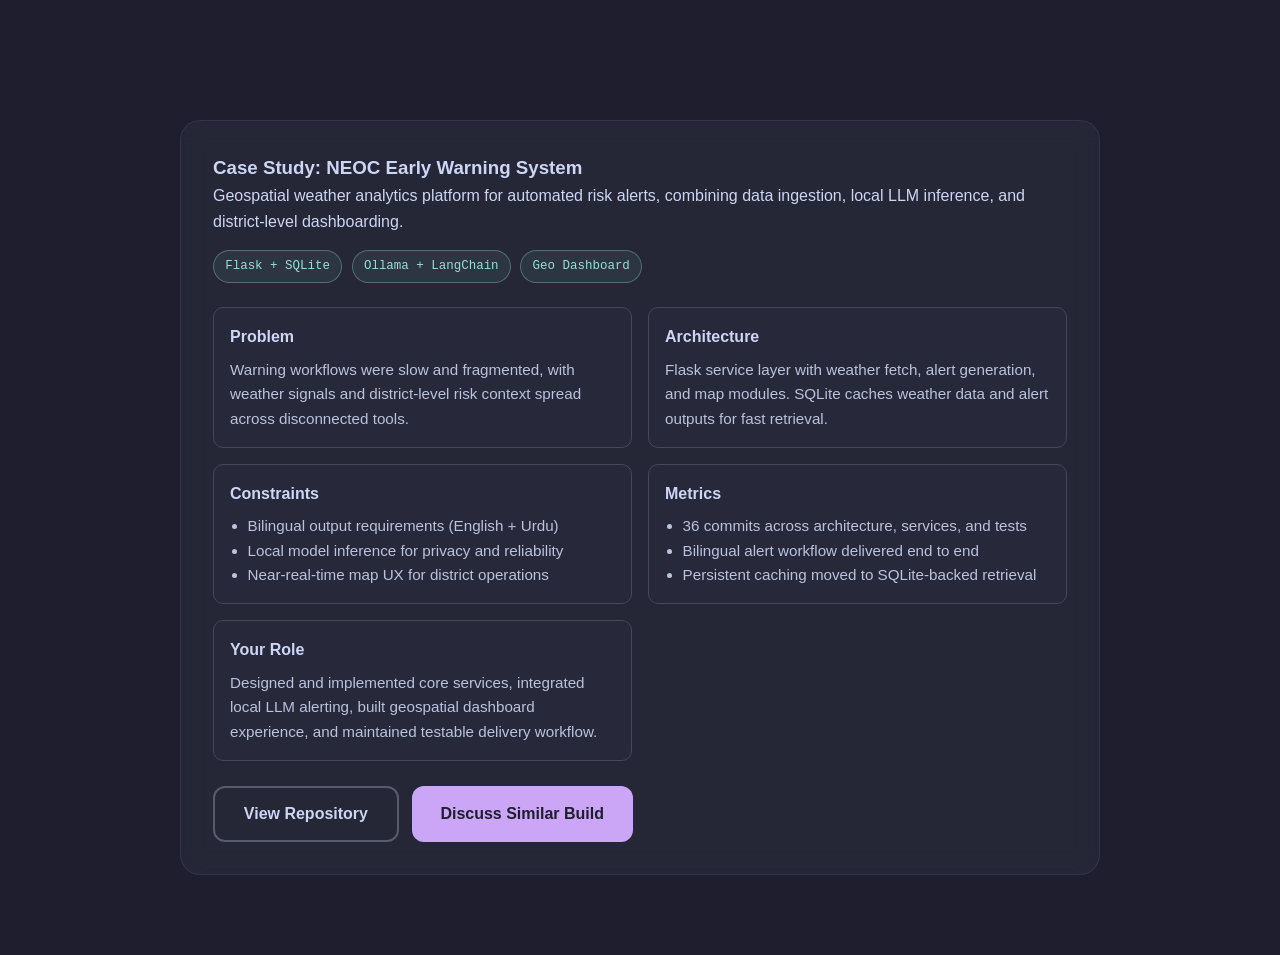
<file: case-studies/early-warning-system-case-study.html>
<!DOCTYPE html>
<html lang="en">
<head>
    <meta charset="UTF-8">
    <meta name="viewport" content="width=device-width, initial-scale=1.0">
    <title>Case Study | EarlyWarningSystem</title>
    <link rel="stylesheet" href="../style.css">
    <style>
        .case-study-page { padding: 120px 0 80px; }
        .case-study-card { max-width: 920px; margin: 0 auto; padding: 2rem; }
        .case-study-meta { display: flex; flex-wrap: wrap; gap: 0.6rem; margin: 1rem 0 1.5rem; }
        .case-study-chip { font-size: 0.78rem; color: var(--teal); border: 1px solid rgba(148, 226, 213, 0.35); background: rgba(148, 226, 213, 0.08); border-radius: 999px; padding: 0.35rem 0.7rem; font-family: 'JetBrains Mono', monospace; }
        .case-study-grid { display: grid; grid-template-columns: repeat(2, minmax(0, 1fr)); gap: 1rem; }
        .case-study-block { padding: 1rem; border: 1px solid var(--surface1); border-radius: 10px; background: rgba(49, 50, 68, 0.3); }
        .case-study-block h2 { font-size: 1rem; margin-bottom: 0.5rem; }
        .case-study-block p, .case-study-block li { color: var(--subtext1); font-size: 0.95rem; }
        .case-study-block ul { margin-left: 1.1rem; }
        .case-study-actions { margin-top: 1.6rem; display: flex; gap: 0.8rem; flex-wrap: wrap; }
        @media (max-width: 800px) { .case-study-grid { grid-template-columns: 1fr; } .case-study-page { padding-top: 100px; } }
    </style>
</head>
<body>
    <section class="case-study-page">
        <div class="container">
            <article class="case-study-card glass">
                <h1>Case Study: NEOC Early Warning System</h1>
                <p>Geospatial weather analytics platform for automated risk alerts, combining data ingestion, local LLM inference, and district-level dashboarding.</p>
                <div class="case-study-meta">
                    <span class="case-study-chip">Flask + SQLite</span>
                    <span class="case-study-chip">Ollama + LangChain</span>
                    <span class="case-study-chip">Geo Dashboard</span>
                </div>

                <div class="case-study-grid">
                    <section class="case-study-block">
                        <h2>Problem</h2>
                        <p>Warning workflows were slow and fragmented, with weather signals and district-level risk context spread across disconnected tools.</p>
                    </section>
                    <section class="case-study-block">
                        <h2>Architecture</h2>
                        <p>Flask service layer with weather fetch, alert generation, and map modules. SQLite caches weather data and alert outputs for fast retrieval.</p>
                    </section>
                    <section class="case-study-block">
                        <h2>Constraints</h2>
                        <ul>
                            <li>Bilingual output requirements (English + Urdu)</li>
                            <li>Local model inference for privacy and reliability</li>
                            <li>Near-real-time map UX for district operations</li>
                        </ul>
                    </section>
                    <section class="case-study-block">
                        <h2>Metrics</h2>
                        <ul>
                            <li>36 commits across architecture, services, and tests</li>
                            <li>Bilingual alert workflow delivered end to end</li>
                            <li>Persistent caching moved to SQLite-backed retrieval</li>
                        </ul>
                    </section>
                    <section class="case-study-block">
                        <h2>Your Role</h2>
                        <p>Designed and implemented core services, integrated local LLM alerting, built geospatial dashboard experience, and maintained testable delivery workflow.</p>
                    </section>
                </div>

                <div class="case-study-actions">
                    <a href="https://github.com/imtiazNDMA/EarlyWarningSystem" target="_blank" rel="noopener" class="btn btn-outline">View Repository</a>
                    <a href="../index.html#contact" class="btn btn-primary">Discuss Similar Build</a>
                </div>
            </article>
        </div>
    </section>
</body>
</html>
</file>
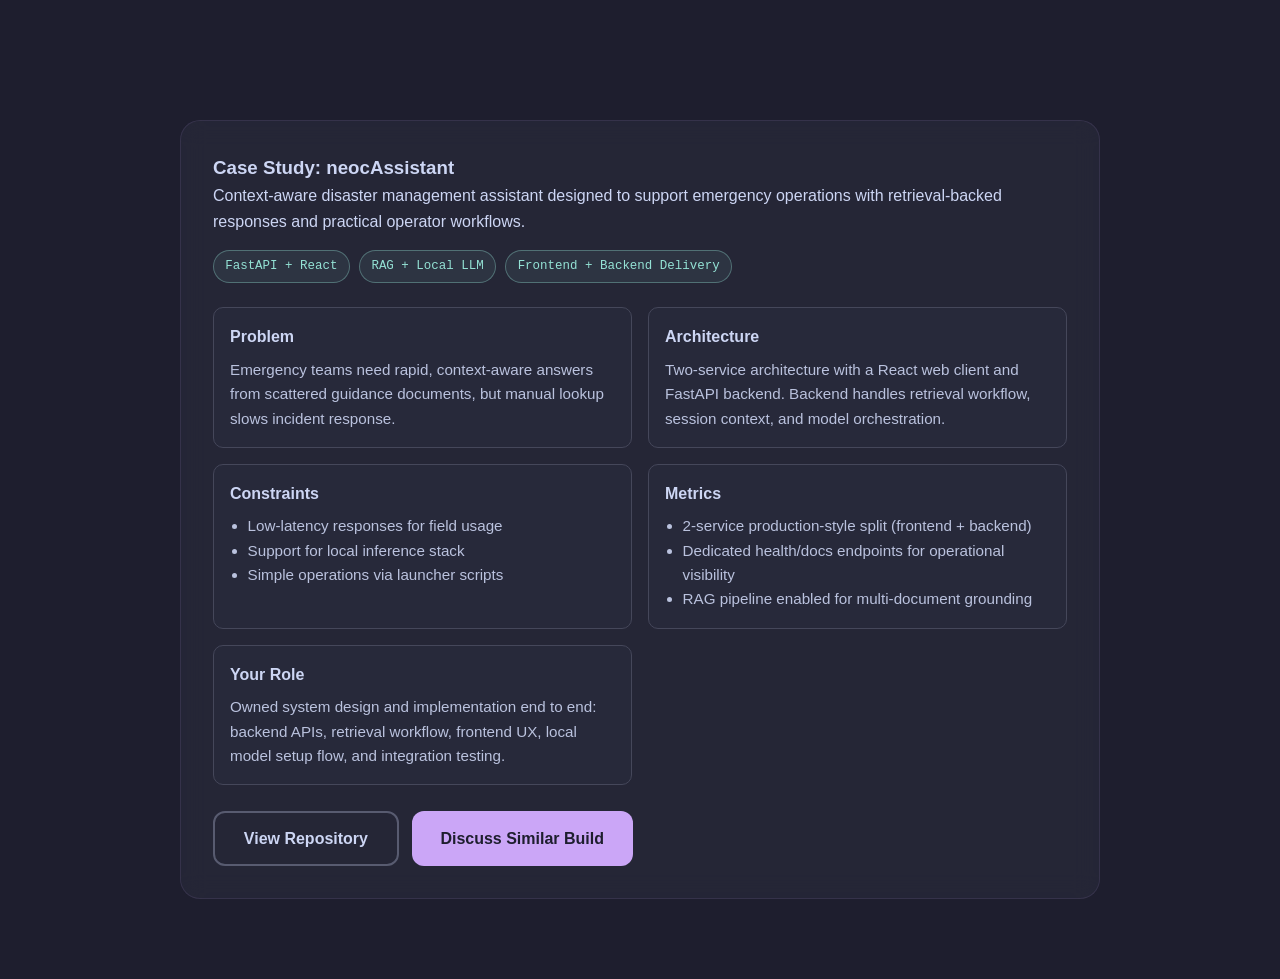
<file: case-studies/neocassistant-case-study.html>
<!DOCTYPE html>
<html lang="en">
<head>
    <meta charset="UTF-8">
    <meta name="viewport" content="width=device-width, initial-scale=1.0">
    <title>Case Study | neocAssistant</title>
    <link rel="stylesheet" href="../style.css">
    <style>
        .case-study-page { padding: 120px 0 80px; }
        .case-study-card { max-width: 920px; margin: 0 auto; padding: 2rem; }
        .case-study-meta { display: flex; flex-wrap: wrap; gap: 0.6rem; margin: 1rem 0 1.5rem; }
        .case-study-chip { font-size: 0.78rem; color: var(--teal); border: 1px solid rgba(148, 226, 213, 0.35); background: rgba(148, 226, 213, 0.08); border-radius: 999px; padding: 0.35rem 0.7rem; font-family: 'JetBrains Mono', monospace; }
        .case-study-grid { display: grid; grid-template-columns: repeat(2, minmax(0, 1fr)); gap: 1rem; }
        .case-study-block { padding: 1rem; border: 1px solid var(--surface1); border-radius: 10px; background: rgba(49, 50, 68, 0.3); }
        .case-study-block h2 { font-size: 1rem; margin-bottom: 0.5rem; }
        .case-study-block p, .case-study-block li { color: var(--subtext1); font-size: 0.95rem; }
        .case-study-block ul { margin-left: 1.1rem; }
        .case-study-actions { margin-top: 1.6rem; display: flex; gap: 0.8rem; flex-wrap: wrap; }
        @media (max-width: 800px) { .case-study-grid { grid-template-columns: 1fr; } .case-study-page { padding-top: 100px; } }
    </style>
</head>
<body>
    <section class="case-study-page">
        <div class="container">
            <article class="case-study-card glass">
                <h1>Case Study: neocAssistant</h1>
                <p>Context-aware disaster management assistant designed to support emergency operations with retrieval-backed responses and practical operator workflows.</p>
                <div class="case-study-meta">
                    <span class="case-study-chip">FastAPI + React</span>
                    <span class="case-study-chip">RAG + Local LLM</span>
                    <span class="case-study-chip">Frontend + Backend Delivery</span>
                </div>

                <div class="case-study-grid">
                    <section class="case-study-block">
                        <h2>Problem</h2>
                        <p>Emergency teams need rapid, context-aware answers from scattered guidance documents, but manual lookup slows incident response.</p>
                    </section>
                    <section class="case-study-block">
                        <h2>Architecture</h2>
                        <p>Two-service architecture with a React web client and FastAPI backend. Backend handles retrieval workflow, session context, and model orchestration.</p>
                    </section>
                    <section class="case-study-block">
                        <h2>Constraints</h2>
                        <ul>
                            <li>Low-latency responses for field usage</li>
                            <li>Support for local inference stack</li>
                            <li>Simple operations via launcher scripts</li>
                        </ul>
                    </section>
                    <section class="case-study-block">
                        <h2>Metrics</h2>
                        <ul>
                            <li>2-service production-style split (frontend + backend)</li>
                            <li>Dedicated health/docs endpoints for operational visibility</li>
                            <li>RAG pipeline enabled for multi-document grounding</li>
                        </ul>
                    </section>
                    <section class="case-study-block">
                        <h2>Your Role</h2>
                        <p>Owned system design and implementation end to end: backend APIs, retrieval workflow, frontend UX, local model setup flow, and integration testing.</p>
                    </section>
                </div>

                <div class="case-study-actions">
                    <a href="https://github.com/imtiazNDMA/neocAssistant" target="_blank" rel="noopener" class="btn btn-outline">View Repository</a>
                    <a href="../index.html#contact" class="btn btn-primary">Discuss Similar Build</a>
                </div>
            </article>
        </div>
    </section>
</body>
</html>
</file>
<file: style.css>
/* 
 * Catppuccin Mocha Design System
 */

:root {
    /* Mocha Palette */
    --base: #1e1e2e;
    --mantle: #181825;
    --crust: #11111b;
    --text: #cdd6f4;
    --subtext1: #bac2de;
    --subtext0: #a6adc8;
    --overlay2: #9399b2;
    --overlay1: #7f849c;
    --overlay0: #6c7086;
    --surface2: #585b70;
    --surface1: #45475a;
    --surface0: #313244;
    --rosewater: #f5e0dc;
    --flamingo: #f2cdcd;
    --pink: #f5c2e7;
    --mauve: #cba6f7;
    --red: #f38ba8;
    --maroon: #eba0ac;
    --peach: #fab387;
    --yellow: #f9e2af;
    --green: #a6e3a1;
    --teal: #94e2d5;
    --sky: #89dceb;
    --sapphire: #74c7ec;
    --blue: #89b4fa;
    --lavender: #b4befe;

    /* Semantic Mappings */
    --bg: var(--base);
    --primary: var(--mauve);
    --secondary: var(--blue);
    --accent: var(--teal);
    --text-main: var(--text);
    --text-dim: var(--subtext1);
    
    /* Animation Tokens */
    --ease-out: cubic-bezier(0.16, 1, 0.3, 1);
    --transition-slow: 0.6s var(--ease-out);
    --transition-fast: 0.3s var(--ease-out);
}

@import url('https://fonts.googleapis.com/css2?family=Outfit:wght@300;400;600;700&family=Inter:wght@300;400;500;600&family=JetBrains+Mono:wght@400;500&display=swap');

* {
    margin: 0;
    padding: 0;
    box-sizing: border-box;
}

body {
    background-color: var(--bg);
    color: var(--text-main);
    font-family: 'Inter', sans-serif;
    line-height: 1.6;
    overflow-x: hidden;
    scroll-behavior: smooth;
}

h1, h2, h3, h4 {
    font-family: 'Outfit', sans-serif;
    color: var(--text);
    font-weight: 700;
}

a {
    text-decoration: none;
    color: inherit;
    transition: var(--transition-fast);
}

.bento-item, .project-card, .contact-card, .domain-card, .stat-item {
    opacity: 1; /* Ensure visibility by default */
}

/* Glassmorphism Base */
.glass {
    background: rgba(49, 50, 68, 0.4);
    -webkit-backdrop-filter: blur(12px);
    backdrop-filter: blur(12px);
    border: 1px solid rgba(203, 166, 247, 0.1);
    border-radius: 20px;
    position: relative;
    overflow: hidden;
}

/* Gradient Text */
.gradient-text {
    background: linear-gradient(90deg, var(--mauve), var(--blue));
    -webkit-background-clip: text;
    background-clip: text;
    -webkit-text-fill-color: transparent;
}

/* Container */
.container {
    max-width: 1200px;
    margin: 0 auto;
    padding: 0 2rem;
}

/* Scroll Progress Bar */
.scroll-progress-bar {
    position: fixed;
    top: 0;
    left: 0;
    width: 0%;
    height: 3px;
    background: linear-gradient(90deg, var(--mauve), var(--blue));
    z-index: 2000;
    box-shadow: 0 0 15px rgba(203, 166, 247, 0.5);
}

/* Glassmorphism Refined for Interactivity */
.glass {
    perspective: 1000px; /* Enable for 3D Tilt */
}

/* Sections */
section {
    padding: 100px 0;
}

/* Navigation */
header {
    position: fixed;
    top: 0;
    width: 100%;
    z-index: 1000;
    padding: 1.5rem 0;
    transition: var(--transition-fast);
}

header.scrolled {
    background: rgba(24, 24, 37, 0.8);
    -webkit-backdrop-filter: blur(10px);
    backdrop-filter: blur(10px);
    padding: 1rem 0;
}

nav {
    display: flex;
    justify-content: space-between;
    align-items: center;
}

.logo {
    font-size: 1.5rem;
    font-weight: 800;
    letter-spacing: -1px;
}

.menu-toggle {
    display: none;
    cursor: pointer;
    font-size: 1.8rem;
    color: var(--text);
    transition: var(--transition-fast);
}

.menu-toggle:hover {
    color: var(--primary);
}

.nav-links {
    display: flex;
    gap: 1.5rem;
    align-items: center;
}

.nav-links a:hover {
    color: var(--primary);
}

.nav-triad {
    display: inline-flex;
    align-items: center;
    gap: 0.45rem;
}

.nav-triad a {
    width: 34px;
    height: 34px;
    border-radius: 8px;
    border: 1px solid var(--surface1);
    background: rgba(49, 50, 68, 0.55);
    display: inline-flex;
    align-items: center;
    justify-content: center;
    color: var(--text-dim);
}

.nav-triad a:hover {
    color: var(--mauve);
    border-color: var(--mauve);
}

/* Buttons */
.btn {
    padding: 0.8rem 1.8rem;
    border-radius: 12px;
    font-weight: 600;
    cursor: pointer;
    transition: var(--transition-fast);
    display: inline-flex;
    align-items: center;
    gap: 0.5rem;
    border: none;
    font-size: 1rem;
}

.btn-primary {
    background: var(--primary);
    color: var(--bg);
}

.btn-primary:hover {
    transform: translateY(-2px);
    box-shadow: 0 10px 20px rgba(203, 166, 247, 0.3);
}

.btn-outline {
    border: 2px solid var(--surface2);
    color: var(--text);
    background: transparent;
}

.btn-outline:hover {
    border-color: var(--primary);
    color: var(--primary);
    background: rgba(203, 166, 247, 0.05);
}

/* Hero Section */
.hero {
    min-height: 100vh;
    display: flex;
    align-items: center;
    position: relative;
    overflow: hidden;
}

#hero-canvas-container {
    position: absolute;
    top: 0;
    left: 0;
    width: 100%;
    height: 100%;
    z-index: -1;
    opacity: 0.6;
}

.hero-content {
    display: grid;
    grid-template-columns: 1.2fr 0.8fr;
    gap: 4rem;
    align-items: center;
}

.hero-tagline {
    color: var(--primary);
    letter-spacing: 4px;
    font-size: 0.9rem;
    margin-bottom: 1.5rem;
    font-weight: 600;
}

.about-title {
    color: var(--primary);
    letter-spacing: 2px;
    font-size: 1.8rem;
    margin-bottom: 1.5rem;
    font-weight: 800;
}

.hero-text h1 {
    font-size: 4rem;
    line-height: 1.1;
    margin-bottom: 2rem;
    min-height: 4.5rem;
}

#typed-text {
    background: linear-gradient(90deg, var(--mauve), var(--blue));
    -webkit-background-clip: text;
    background-clip: text;
    -webkit-text-fill-color: transparent;
}

.typed-cursor {
    color: var(--primary);
    -webkit-text-fill-color: var(--primary);
}

.hero-subtitle {
    min-height: 100px;
}

.hero-text .hero-subtitle p {
    font-size: 1.25rem;
    color: var(--subtext1);
    margin-bottom: 1.5rem;
    max-width: 600px;
}

.hero-text .hero-subtitle .hero-lead {
    font-size: 1.65rem;
    line-height: 1.3;
    color: var(--text);
    font-weight: 600;
    margin-bottom: 1rem;
    max-width: 600px;
}

.hero-text .hero-subtitle .hero-lead .lead-emphasis {
    background: linear-gradient(90deg, var(--mauve), var(--blue));
    -webkit-background-clip: text;
    background-clip: text;
    -webkit-text-fill-color: transparent;
}

.hero-text .hero-subtitle p:last-child {
    margin-bottom: 3rem;
}

@media (max-width: 768px) {
    .hero-text .hero-subtitle .hero-lead {
        font-size: 1.35rem;
    }
}

@media (max-width: 480px) {
    .hero-text .hero-subtitle .hero-lead {
        font-size: 1.15rem;
    }
}

@media (prefers-reduced-motion: reduce) {
    *,
    *::before,
    *::after {
        animation-duration: 0.001ms !important;
        animation-iteration-count: 1 !important;
        transition-duration: 0.001ms !important;
        scroll-behavior: auto !important;
    }
    .timeline-item {
        opacity: 1 !important;
        transform: none !important;
    }
}

.hero-btns {
    display: flex;
    gap: 1.5rem;
}

.hero-visual {
    display: flex;
    justify-content: center;
}

.profile-card {
    padding: 1.5rem;
    position: relative;
}

.profile-img {
    width: 320px;
    height: 400px;
    object-fit: cover;
    border-radius: 12px;
    box-shadow: 0 20px 40px rgba(0, 0, 0, 0.3);
}

.status {
    position: relative;
    bottom: -1rem;
    right: -.5rem;
    padding: 0.8rem 1.2rem;
    background: var(--mantle);
    border: 1px solid var(--surface1);
    border-radius: 12px;
    display: flex;
    align-items: center;
    gap: 0.8rem;
    font-size: 0.9rem;
    box-shadow: 0 10px 20px rgba(0, 0, 0, 0.2);
}

.dot {
    width: 10px;
    height: 10px;
    background: var(--green);
    border-radius: 50%;
}

.pulse {
    animation: pulse 2s infinite;
}

@keyframes pulse {
    0% { box-shadow: 0 0 0 0 rgba(166, 227, 161, 0.4); }
    70% { box-shadow: 0 0 0 10px rgba(166, 227, 161, 0); }
    100% { box-shadow: 0 0 0 0 rgba(166, 227, 161, 0); }
}

/* About Me Section - Linux Terminal */
.about-grid {
    display: grid;
    grid-template-columns: 1.2fr 0.8fr;
    gap: 4rem;
    align-items: center;
}

.about-terminal-window {
    background: var(--mantle);
    border: 1px solid var(--surface0);
    border-radius: 12px;
    overflow: hidden;
    box-shadow: 0 15px 35px rgba(0, 0, 0, 0.4);
    display: flex;
    flex-direction: column;
    animation: floatWindow 6s ease-in-out infinite;
}

@keyframes floatWindow {
    0% { transform: translateY(0px); }
    50% { transform: translateY(-10px); }
    100% { transform: translateY(0px); }
}

.terminal-header {
    background: var(--crust);
    padding: 0.8rem 1rem;
    display: flex;
    align-items: center;
    border-bottom: 1px solid var(--surface0);
    position: relative;
}

.window-controls {
    display: flex;
    gap: 0.5rem;
    position: absolute;
}

.control-dot {
    width: 12px;
    height: 12px;
    border-radius: 50%;
}

.control-dot.close { background: var(--red); }
.control-dot.minimize { background: var(--yellow); }
.control-dot.maximize { background: var(--green); }

.window-title {
    flex: 1;
    text-align: center;
    font-family: 'JetBrains Mono', monospace;
    font-size: 0.85rem;
    color: var(--overlay1);
    font-weight: 500;
}

.terminal-body {
    padding: 2rem;
    background: var(--mantle);
    font-family: 'JetBrains Mono', monospace;
}

.terminal-prompt-line {
    margin-bottom: 0.5rem;
    font-size: 0.95rem;
}

.terminal-prompt-line .prompt .user { color: var(--red); font-weight: bold; }
.terminal-prompt-line .prompt .host { color: var(--blue); font-weight: bold; }
.terminal-prompt-line .command { color: var(--text); }

.terminal-output {
    color: var(--subtext1);
    font-size: 1rem;
    line-height: 1.6;
    margin-bottom: 1.5rem;
    padding-left: 1rem;
    border-left: 2px solid var(--surface0);
    font-family: 'JetBrains Mono', monospace;
}

.mt-2 { margin-top: 1.5rem; }
.mt-3 { margin-top: 2rem; }

/* Terminal Typed Cursor */
.typed-cursor {
    display: inline-block;
    color: var(--primary);
    font-weight: bold;
    animation: blink 0.8s infinite;
    margin-left: 2px;
}

@keyframes blink {
    0%, 50% { opacity: 1; }
    51%, 100% { opacity: 0; }
}

/* About Stats - Htop Style */
.htop-panels {
    display: flex;
    flex-direction: column;
    gap: 1.5rem;
}

.htop-panel {
    background: var(--mantle);
    padding: 1.5rem;
    border-radius: 8px;
    border: 1px solid var(--surface0);
    font-family: 'JetBrains Mono', monospace;
}

.htop-label {
    color: var(--teal);
    font-size: 0.85rem;
    margin-bottom: 0.5rem;
    text-transform: uppercase;
    font-weight: bold;
}

.htop-value {
    font-size: 2.5rem;
    color: var(--text);
    font-weight: 700;
    margin-bottom: 1rem;
}

.htop-bar-bg {
    height: 6px;
    background: var(--surface0);
    border-radius: 3px;
    overflow: hidden;
}

.htop-bar-fill {
    height: 100%;
    background: linear-gradient(90deg, var(--green), var(--teal));
    border-radius: 3px;
}

.ping-animation {
    animation: htopPing 3s infinite ease-in-out;
}

@keyframes htopPing {
    0% { opacity: 0.7; width: 95%; }
    50% { opacity: 1; width: 100%; }
    100% { opacity: 0.7; width: 95%; }
}

/* Skills Section */
.skills-grid {
    display: grid;
    grid-template-columns: 1fr 1fr;
    gap: 2rem;
}

.skills-column {
    padding: 2.5rem;
}

.skill-category {
    font-size: 1.5rem;
    margin-bottom: 2rem;
    display: flex;
    align-items: center;
    gap: 0.8rem;
    color: var(--primary);
}

.skill-list {
    display: flex;
    flex-direction: column;
    gap: 1.5rem;
}

.skill-item {
    display: flex;
    flex-direction: column;
    gap: 0.6rem;
}

.skill-info {
    display: flex;
    justify-content: space-between;
    font-weight: 500;
    font-size: 0.95rem;
    color: var(--text-dim);
}

.skill-bar {
    height: 8px;
    background: var(--surface0);
    border-radius: 4px;
    overflow: hidden;
    position: relative;
}

.skill-progress {
    height: 100%;
    background: linear-gradient(90deg, var(--mauve), var(--blue));
    width: 0; /* Animated via JS */
    border-radius: 4px;
    box-shadow: 0 0 10px rgba(203, 166, 247, 0.4);
    transition: width 1.5s var(--ease-out);
}

@media (max-width: 850px) {
    .skills-grid {
        grid-template-columns: 1fr;
    }
}

/* Ecosystem Knowledge Cloud */
.tech-ecosystem-cloud {
    display: grid;
    grid-template-columns: repeat(3, 1fr);
    gap: 2rem;
}

@media (max-width: 1100px) {
    .tech-ecosystem-cloud {
        grid-template-columns: 1fr 1fr;
    }
}

@media (max-width: 768px) {
    .tech-ecosystem-cloud {
        grid-template-columns: 1fr;
    }
}

.domain-card {
    padding: 2rem;
    transition: var(--transition-normal);
}

/* Tech Tags - Senior UI/UX Accessibility Refinement */
.tag-cloud {
    display: flex;
    flex-wrap: wrap;
    gap: 0.8rem;
    margin-top: 1.5rem;
    position: relative;
    z-index: 10;
}

.tech-tag {
    background: #313244; /* Force Solid background */
    color: #ffffff;      /* Force Solid White for visibility */
    padding: 0.6rem 1rem;
    border-radius: 8px;
    font-size: 0.95rem;  /* Slightly larger */
    font-weight: 700;    /* Bolder */
    font-family: 'JetBrains Mono', monospace;
    border: 1px solid #45475a;
    transition: all 0.3s cubic-bezier(0.175, 0.885, 0.32, 1.275);
    white-space: nowrap;
    display: inline-block;
    box-shadow: 0 4px 10px rgba(0, 0, 0, 0.5);
    /* Extreme Guarantee for visibility */
    opacity: 1 !important;
    visibility: visible !important;
    transform: none !important;
}

.tech-tag:hover {
    background: var(--mauve);
    color: var(--base);
    border-color: var(--mauve);
    transform: translateY(-4px);
    box-shadow: 0 10px 25px rgba(203, 166, 247, 0.4);
}

@media (max-width: 768px) {
    .tech-ecosystem-cloud {
        grid-template-columns: 1fr;
    }
}
.bento-item, .project-card, .stat-item {
    position: relative;
    overflow: visible;
}


.spotlight-overlay {
    position: absolute;
    top: 0;
    left: 0;
    width: 100%;
    height: 100%;
    background: radial-gradient(
        600px circle at var(--mouse-x) var(--mouse-y),
        rgba(203, 166, 247, 0.1),
        transparent 40%
    );
    pointer-events: none;
    z-index: 1;
    opacity: 1;
    transition: opacity 0.3s;
}

.bento-item:hover .spotlight-overlay,
.project-card:hover .spotlight-overlay {
    opacity: 1;
}

/* Expertise Bento Grid */
.section-header {
    text-align: center;
    margin-bottom: 4rem;
}

.section-header h2 {
    font-size: 3rem;
    margin-bottom: 1rem;
}

.section-header p {
    color: var(--subtext1);
    font-size: 1.1rem;
}

.bento-grid {
    display: grid;
    grid-template-columns: repeat(4, 1fr);
    grid-template-rows: repeat(2, 220px);
    gap: 1.5rem;
}

.bento-item {
    padding: 2rem;
    display: flex;
    flex-direction: column;
    justify-content: flex-end;
    transition: var(--transition-fast);
}

.bento-item:hover, .project-card:hover, .domain-card:hover {
    transform: translateY(-5px);
    border-color: var(--primary);
    background: rgba(203, 166, 247, 0.05); /* Refined Mauve Glow */
    box-shadow: 0 15px 35px rgba(203, 166, 247, 0.15);
}

.bento-item i {
    font-size: 2.5rem;
    color: var(--primary);
    margin-bottom: 1.5rem;
}

.bento-item h3 {
    font-size: 1.4rem;
    margin-bottom: 0.8rem;
}

.bento-item p {
    font-size: 0.95rem;
    color: var(--subtext1);
}

.bento-item.large {
    grid-column: span 2;
    grid-row: span 2;
}

.bento-item.medium {
    grid-column: span 1;
    grid-row: span 1;
}

/* Projects */
.project-grid {
    display: grid;
    grid-template-columns: repeat(auto-fill, minmax(min(100%, 300px), 1fr));
    gap: 2rem;
}

.project-card {
    padding: 2rem;
    height: 100%;
}

.project-info h3 {
    font-size: 1.5rem;
    margin-bottom: 1rem;
}

.project-info p {
    color: var(--subtext1);
    margin-bottom: 1.5rem;
}

.tags {
    display: flex;
    gap: 0.8rem;
    margin-bottom: 2rem;
}

.tags span {
    padding: 0.4rem 0.8rem;
    background: var(--surface0);
    border-radius: 8px;
    font-size: 0.85rem;
    color: var(--primary);
}

.project-metric {
    display: inline-flex;
    align-items: center;
    margin-bottom: 1.1rem;
    font-size: 0.75rem;
    font-family: 'JetBrains Mono', monospace;
    color: var(--teal);
    border: 1px solid rgba(148, 226, 213, 0.35);
    background: rgba(148, 226, 213, 0.08);
    border-radius: 999px;
    padding: 0.35rem 0.65rem;
}

.project-link {
    font-weight: 600;
    color: var(--secondary);
    display: flex;
    align-items: center;
    gap: 0.4rem;
}

.project-actions {
    display: flex;
    flex-wrap: wrap;
    gap: 0.9rem;
}

.project-link-secondary {
    color: var(--teal);
}

/* Hire Me Services Strip */
.services-strip {
    padding-top: 30px;
}

.services-strip-header {
    text-align: center;
    margin-bottom: 2rem;
}

.services-strip-header h2 {
    font-size: 2.2rem;
    margin-bottom: 0.8rem;
}

.services-strip-header p {
    color: var(--subtext1);
    max-width: 760px;
    margin: 0 auto;
}

.services-strip-grid {
    display: grid;
    grid-template-columns: repeat(3, minmax(0, 1fr));
    gap: 1.25rem;
}

.service-strip-card {
    padding: 1.5rem;
    border: 1px solid rgba(203, 166, 247, 0.15);
    min-height: 230px;
}

.service-strip-icon {
    width: 46px;
    height: 46px;
    border-radius: 10px;
    display: inline-flex;
    align-items: center;
    justify-content: center;
    margin-bottom: 1rem;
    color: var(--mauve);
    font-size: 1.3rem;
    background: rgba(203, 166, 247, 0.12);
    border: 1px solid rgba(203, 166, 247, 0.25);
}

.service-strip-card h3 {
    font-size: 1.2rem;
    margin-bottom: 0.75rem;
}

.service-strip-card p {
    color: var(--subtext1);
    font-size: 0.95rem;
}

.service-strip-metric {
    margin-top: 1rem;
    display: inline-flex;
    align-items: center;
    font-size: 0.78rem;
    letter-spacing: 0.3px;
    font-family: 'JetBrains Mono', monospace;
    color: var(--teal);
    border: 1px solid rgba(148, 226, 213, 0.35);
    background: rgba(148, 226, 213, 0.08);
    border-radius: 999px;
    padding: 0.35rem 0.7rem;
}

.services-strip-cta {
    display: flex;
    justify-content: center;
    flex-wrap: wrap;
    gap: 1rem;
    margin-top: 1.6rem;
}

.faq-terminal-window {
    margin-bottom: 1.2rem;
}

.faq-terminal-body {
    padding: 1rem 1.2rem;
}

.faq-terminal-body h3 {
    margin-bottom: 0.7rem;
    font-size: 1.05rem;
}

.faq-terminal-body details {
    border-top: 1px dashed var(--surface1);
    padding: 0.6rem 0;
}

.faq-terminal-body summary {
    cursor: pointer;
    color: var(--text-main);
    font-size: 0.9rem;
    font-weight: 600;
}

.faq-terminal-body p {
    margin-top: 0.4rem;
    color: var(--subtext1);
    font-size: 0.88rem;
}

/* Command Center Console (Contact) */
.contact-console {
    display: grid;
    grid-template-columns: 350px 1fr;
    background: var(--mantle);
    min-height: 500px;
    text-align: left;
}

.system-pane {
    background: var(--crust);
    padding: 2.5rem;
    border-right: 1px solid var(--surface0);
    display: flex;
    flex-direction: column;
    gap: 2.5rem;
}

.terminal-pane {
    padding: 2.5rem;
    background: var(--mantle);
    display: flex;
    flex-direction: column;
}

.system-status {
    background: rgba(49, 50, 68, 0.3);
    padding: 1.5rem;
    border-radius: 8px;
    border: 1px solid var(--surface1);
}

.status-header {
    display: flex;
    align-items: center;
    gap: 0.8rem;
    margin-bottom: 1.2rem;
}

.status-text {
    font-family: 'JetBrains Mono', monospace;
    font-size: 0.85rem;
    font-weight: 700;
    color: var(--green);
}

.diagnostic-grid {
    display: grid;
    grid-template-columns: 1fr 1fr;
    gap: 1rem;
    font-family: 'JetBrains Mono', monospace;
    font-size: 0.75rem;
}

.diag-item span {
    color: var(--overlay0);
}

.contact-info-list {
    display: flex;
    flex-direction: column;
    gap: 1.2rem;
}

.hp-field {
    position: absolute;
    left: -10000px;
    width: 1px;
    height: 1px;
    opacity: 0;
    pointer-events: none;
}

.social-dashboard h4 {
    font-size: 0.85rem;
    text-transform: uppercase;
    letter-spacing: 2px;
    color: var(--overlay1);
    margin-bottom: 1.2rem;
}

.social-grid {
    display: grid;
    grid-template-columns: repeat(3, 1fr);
    gap: 1rem;
}

.social-icon {
    display: flex;
    align-items: center;
    justify-content: center;
    height: 50px;
    background: var(--surface0);
    border-radius: 8px;
    font-size: 1.4rem;
    color: var(--text-dim);
    transition: all 0.3s var(--ease-out);
}

.social-icon.social-priority {
    border: 1px solid rgba(203, 166, 247, 0.45);
    background: linear-gradient(135deg, rgba(203, 166, 247, 0.2), rgba(137, 180, 250, 0.08));
    color: var(--text-main);
    box-shadow: 0 8px 18px rgba(137, 180, 250, 0.15);
}

.social-icon:hover {
    background: var(--mauve);
    color: var(--base);
    transform: translateY(-3px);
    box-shadow: 0 5px 15px rgba(203, 166, 247, 0.3);
}

.schedule-call {
    margin-top: 2rem;
    padding-top: 1.5rem;
    border-top: 1px dashed var(--surface1);
}

.schedule-call h4 {
    font-size: 0.85rem;
    text-transform: uppercase;
    letter-spacing: 2px;
    color: var(--overlay1);
    margin-bottom: 0.5rem;
}

.schedule-hint {
    font-size: 0.8rem;
    color: var(--subtext0);
    margin-bottom: 1rem;
}

.cal-com-link {
    display: flex;
    align-items: center;
    gap: 0.75rem;
    padding: 0.9rem 1.2rem;
    background: linear-gradient(135deg, var(--green), var(--teal));
    color: var(--base);
    border-radius: 8px;
    font-weight: 600;
    font-size: 0.9rem;
    transition: all 0.3s var(--ease-out);
}

.cal-com-link:hover {
    transform: translateY(-2px);
    box-shadow: 0 8px 25px rgba(166, 227, 161, 0.35);
}

.cal-icon {
    width: 20px;
    height: 20px;
}

/* Form Interactivity inside Console */
.contact-form {
    display: flex;
    flex-direction: column;
    gap: 1.5rem;
    padding: 0;
    background: transparent;
    border: none;
    font-family: 'JetBrains Mono', monospace;
}

.terminal-line {
    display: flex;
    align-items: flex-start;
    gap: 0.8rem;
    padding: 0.8rem;
    border-radius: 6px;
    transition: background 0.3s;
}

.terminal-line:focus-within {
    background: rgba(49, 50, 68, 0.4);
}

.prompt {
    white-space: nowrap;
    font-weight: bold;
    font-size: 0.9rem;
}

.prompt .user { color: var(--green); }
.prompt .host { color: var(--blue); }

.contact-form input, .contact-form textarea {
    flex: 1;
    background: transparent;
    border: none;
    color: var(--text);
    font-family: 'JetBrains Mono', monospace;
    font-size: 1rem;
    padding: 0;
    caret-color: var(--mauve);
}

.contact-form input:focus, .contact-form textarea:focus {
    outline: none;
}

.terminal-action {
    margin-top: auto;
    padding-top: 2rem;
    display: flex;
    flex-direction: column;
    align-items: flex-start;
    gap: 1.5rem;
}

.terminal-action .btn {
    align-self: flex-end;
}

@media (max-width: 900px) {
    .services-strip-grid {
        grid-template-columns: 1fr;
    }

    .contact-console {
        grid-template-columns: 1fr;
    }
    .system-pane {
        border-right: none;
        border-bottom: 1px solid var(--surface0);
    }
}

/* Footer */
.footer {
    text-align: center;
    padding: 3rem 0;
    color: var(--overlay0);
    font-size: 0.9rem;
    border-top: 1px solid var(--surface0);
}

.footer-triad {
    display: flex;
    justify-content: center;
    gap: 0.8rem;
    margin-bottom: 0.9rem;
    flex-wrap: wrap;
}

.footer-triad a {
    display: inline-flex;
    align-items: center;
    gap: 0.35rem;
    border: 1px solid var(--surface1);
    border-radius: 8px;
    padding: 0.45rem 0.75rem;
    color: var(--subtext1);
}

.footer-triad a:hover {
    color: var(--primary);
    border-color: var(--primary);
}

.sr-only {
    position: absolute;
    width: 1px;
    height: 1px;
    padding: 0;
    margin: -1px;
    overflow: hidden;
    clip: rect(0, 0, 0, 0);
    white-space: nowrap;
    border: 0;
}

/* Mobile Responsive */
@media (max-width: 968px) {
    section {
        padding: 60px 0;
    }

    .menu-toggle {
        display: block;
        z-index: 2001;
    }

    .nav-links {
        position: fixed;
        top: 0;
        right: -100%;
        width: 250px;
        height: 100vh;
        background: var(--mantle);
        border-left: 1px solid var(--surface0);
        display: flex;
        flex-direction: column;
        justify-content: center;
        align-items: center;
        gap: 2rem;
        transition: right 0.3s var(--ease-out);
        z-index: 2000;
        box-shadow: -10px 0 30px rgba(0,0,0,0.5);
    }

    .nav-links.active {
        right: 0;
    }

    .hero-content {
        grid-template-columns: 1fr;
        text-align: center;
        gap: 2rem;
    }
    
    .hero-text h1 {
        font-size: 3rem;
    }
    
    .hero-btns {
        justify-content: center;
    }

    .about-grid {
        grid-template-columns: 1fr;
        gap: 2rem;
    }

    .nav-triad {
        display: none;
    }
}

@media (max-width: 600px) {
    .hero-text h1 {
        font-size: 2.5rem;
    }

    .hero-btns {
        flex-direction: column;
    }

    .profile-img {
        width: 100%;
        max-width: 320px;
        height: auto;
    }

}

/* ============================================
   NAV RESUME BUTTON
   ============================================ */
.nav-resume-btn {
    display: inline-flex;
    align-items: center;
    gap: 0.5rem;
    padding: 0.5rem 1rem;
    background: var(--surface0);
    border: 1px solid var(--surface2);
    border-radius: 8px;
    font-size: 0.85rem;
    font-weight: 500;
    color: var(--text);
    margin-left: 1rem;
    transition: all 0.3s var(--ease-out);
}

.nav-resume-btn i {
    font-size: 1rem;
    color: var(--primary);
    transition: color 0.3s var(--ease-out);
}

.nav-resume-btn:hover {
    background: var(--primary);
    border-color: var(--primary);
    transform: translateY(-2px);
}

.nav-resume-btn:hover i {
    color: var(--base);
}

@media (max-width: 768px) {
    .nav-resume-btn {
        margin-left: 0;
        margin-top: 0.5rem;
        width: 100%;
        justify-content: center;
    }
    
    .nav-links {
        gap: 1.5rem;
    }
}

@media (max-width: 600px) {
    .nav-resume-btn span {
        display: none;
    }
    
    .nav-resume-btn {
        padding: 0.6rem 0.8rem;
    }
}

/* ============================================
   HERO BUTTONS REDESIGN
   ============================================ */
.hero-btns {
    display: flex;
    flex-wrap: wrap;
    gap: 1rem;
    align-items: center;
}

.hero-secondary {
    display: flex;
    gap: 0.75rem;
    align-items: center;
}

.btn.btn-outline {
    display: inline-flex;
    align-items: center;
    gap: 0.5rem;
}

.btn-icon {
    width: 48px;
    height: 48px;
    display: inline-flex;
    align-items: center;
    justify-content: center;
    border-radius: 12px;
    border: 2px solid var(--surface2);
    background: var(--surface0);
    transition: all 0.3s var(--ease-out);
}

.btn-icon i {
    font-size: 1.2rem;
    color: var(--text);
    transition: color 0.3s var(--ease-out);
}

.btn-icon:hover {
    border-color: var(--mauve);
    background: rgba(203, 166, 247, 0.15);
    transform: translateY(-2px);
}

.btn-icon:hover i {
    color: var(--mauve);
}

@media (max-width: 480px) {
    .hero-btns {
        flex-direction: column;
        align-items: stretch;
    }
    
    .hero-secondary {
        justify-content: center;
    }
}

/* ============================================
   CERTIFICATIONS SECTION - NEW HOVER PREVIEW
   ============================================ */
.certifications {
    padding: 100px 0;
    background: var(--mantle);
}

.cert-terminal-window {
    background: var(--crust);
    border: 1px solid var(--surface0);
    border-radius: 12px;
    overflow: hidden;
    box-shadow: 0 15px 35px rgba(0, 0, 0, 0.4);
}

.cert-terminal-window .terminal-body {
    padding: 2rem;
    background: var(--mantle);
    font-family: 'JetBrains Mono', monospace;
}

.terminal-cmd {
    margin-bottom: 1.5rem;
    font-size: 0.9rem;
    display: flex;
    align-items: center;
    gap: 0.5rem;
}

.terminal-cmd .prompt .user { color: var(--red); font-weight: bold; }
.terminal-cmd .prompt .host { color: var(--blue); font-weight: bold; }
.terminal-cmd .cmd-text { color: var(--text); }

.terminal-input-line {
    margin-bottom: 1.5rem;
    font-size: 0.9rem;
}

.terminal-input-line .prompt .user { color: var(--red); font-weight: bold; }
.terminal-input-line .prompt .host { color: var(--blue); font-weight: bold; }
.terminal-input-line .command { color: var(--text); }

/* Certificate Grid - PDF Preview Style */
.cert-grid {
    display: grid;
    grid-template-columns: repeat(4, 1fr);
    gap: 1rem;
}

.cert-card {
    background: var(--crust);
    border: 1px solid var(--surface2);
    border-radius: 12px;
    overflow: hidden;
    transition: all 0.4s var(--ease-out);
    position: relative;
    aspect-ratio: 1.414;
    display: block;
}

.cert-card:hover {
    border-color: var(--primary);
    box-shadow: 0 12px 40px rgba(203, 166, 247, 0.3);
    z-index: 10;
}

.cert-card:hover .cert-iframe-wrapper {
    transform: scale(1.08);
}

.cert-iframe-wrapper {
    width: 100%;
    height: 100%;
    overflow: hidden;
    transition: transform 0.4s var(--ease-out);
}

.cert-iframe {
    width: 100%;
    height: 100%;
    border: none;
    background: var(--surface0);
    transform-origin: center center;
}

.cert-label {
    position: absolute;
    bottom: 0;
    left: 0;
    right: 0;
    padding: 0.75rem 1rem;
    background: linear-gradient(0deg, rgba(30, 30, 46, 0.98) 0%, rgba(30, 30, 46, 0.7) 60%, transparent 100%);
    display: flex;
    align-items: center;
    gap: 0.5rem;
    transition: all 0.3s;
}

.cert-label i {
    font-size: 1.1rem;
    color: var(--primary);
}

.cert-label span {
    font-size: 0.75rem;
    font-weight: 600;
    color: var(--text);
    font-family: 'Inter', sans-serif;
}

.cert-card:hover .cert-label {
    padding-bottom: 1rem;
}

.cert-card:hover .cert-label span {
    color: var(--primary);
}

/* Responsive */
@media (max-width: 1200px) {
    .cert-grid {
        grid-template-columns: repeat(3, 1fr);
    }
}

@media (max-width: 900px) {
    .cert-grid {
        grid-template-columns: repeat(2, 1fr);
    }
}

@media (max-width: 500px) {
    .cert-grid {
        grid-template-columns: repeat(2, 1fr);
        gap: 0.75rem;
    }
}

/* ============================================
   EXPERIENCE TIMELINE SECTION
   ============================================ */
.experience {
    padding: 100px 0;
    position: relative;
    background:
        radial-gradient(900px 420px at 12% -10%, rgba(203, 166, 247, 0.08), transparent 70%),
        radial-gradient(700px 320px at 95% 18%, rgba(137, 180, 250, 0.08), transparent 65%);
}

.exp-terminal-window {
    background: var(--crust);
    border: 1px solid var(--surface0);
    border-radius: 12px;
    overflow: hidden;
    box-shadow: 0 15px 35px rgba(0, 0, 0, 0.4);
}

.exp-terminal-window .terminal-body {
    padding: 2rem;
    background: var(--mantle);
    font-family: 'JetBrains Mono', monospace;
}

/* Timeline Container */
.timeline {
    position: relative;
    padding-left: 2rem;
}

.timeline::before {
    content: '';
    position: absolute;
    left: 6px;
    top: 0;
    bottom: 0;
    width: 3px;
    background: linear-gradient(180deg, var(--mauve), var(--blue), rgba(88, 91, 112, 0.75));
    box-shadow: 0 0 16px rgba(137, 180, 250, 0.25);
}

/* Timeline Item */
.timeline-item {
    position: relative;
    margin-bottom: 2rem;
    opacity: 0;
    transform: translateX(-20px);
    transition: all 0.5s var(--ease-out);
}

.timeline-item:last-child {
    margin-bottom: 0;
}

.timeline-item.visible {
    opacity: 1;
    transform: translateX(0);
}

/* Timeline Dot */
.timeline-dot {
    position: absolute;
    left: -2rem;
    top: 0.5rem;
    width: 16px;
    height: 16px;
    background: var(--surface2);
    border: 3px solid var(--mauve);
    border-radius: 50%;
    z-index: 1;
}

.timeline-item.current .timeline-dot {
    background: var(--mauve);
    box-shadow: 0 0 20px var(--mauve);
}

.timeline-dot.pulse {
    animation: timelinePulse 2s infinite;
}

@keyframes timelinePulse {
    0% { box-shadow: 0 0 0 0 rgba(203, 166, 247, 0.4); }
    70% { box-shadow: 0 0 0 10px rgba(203, 166, 247, 0); }
    100% { box-shadow: 0 0 0 0 rgba(203, 166, 247, 0); }
}

/* Timeline Content Card */
.timeline-content {
    background: linear-gradient(160deg, rgba(49, 50, 68, 0.95), rgba(36, 37, 51, 0.95));
    border: 1px solid rgba(127, 132, 156, 0.45);
    border-radius: 14px;
    padding: 1.5rem;
    transition: all 0.3s var(--ease-out);
}

.timeline-item:hover .timeline-content {
    border-color: var(--primary);
    transform: translateX(8px) translateY(-2px);
    box-shadow: 0 14px 34px rgba(203, 166, 247, 0.18);
}

.timeline-item.current .timeline-content {
    border-color: var(--mauve);
    background: linear-gradient(135deg, rgba(203, 166, 247, 0.1), transparent);
}

/* Timeline Header */
.timeline-header {
    display: flex;
    align-items: center;
    gap: 1rem;
    margin-bottom: 1rem;
}

.timeline-date {
    font-size: 0.8rem;
    color: var(--teal);
    font-weight: 600;
}

.timeline-badge {
    font-size: 0.65rem;
    padding: 0.25rem 0.6rem;
    background: var(--primary);
    color: var(--base);
    border-radius: 4px;
    font-weight: 600;
    text-transform: uppercase;
    letter-spacing: 0.5px;
}

.timeline-badge.ongoing {
    background: var(--green);
}

/* Timeline Role */
.timeline-role {
    display: flex;
    align-items: flex-start;
    gap: 0.85rem;
    margin-bottom: 0.75rem;
}

.role-copy {
    min-width: 0;
}

.company-mark {
    width: 36px;
    height: 36px;
    border-radius: 9px;
    display: inline-flex;
    align-items: center;
    justify-content: center;
    color: var(--mauve);
    background: rgba(203, 166, 247, 0.12);
    border: 1px solid rgba(203, 166, 247, 0.35);
    flex-shrink: 0;
}

.company-mark i {
    font-size: 1rem;
}

.org-name {
    font-size: 0.9rem;
    color: var(--subtext0);
    margin-bottom: 0.25rem;
}

.timeline-role h3 {
    font-size: 1.1rem;
    font-weight: 700;
    color: var(--text);
    font-family: 'Outfit', sans-serif;
    margin-bottom: 0.25rem;
}

.timeline-impact {
    display: flex;
    flex-wrap: wrap;
    gap: 0.5rem;
    margin-bottom: 0.9rem;
}

.impact-chip {
    font-size: 0.68rem;
    font-family: 'JetBrains Mono', monospace;
    color: var(--teal);
    background: rgba(148, 226, 213, 0.08);
    border: 1px solid rgba(148, 226, 213, 0.35);
    border-radius: 999px;
    padding: 0.3rem 0.62rem;
}

.timeline-role h3 em {
    font-style: italic;
}

.timeline-outcome {
    font-size: 0.82rem;
    color: var(--subtext0);
    line-height: 1.45;
}

.timeline-metric {
    margin-top: 0.35rem;
    font-size: 0.76rem;
    color: var(--teal);
    font-family: 'JetBrains Mono', monospace;
}

.role-info h4 {
    font-size: 0.85rem;
    color: var(--subtext0);
    font-family: 'Inter', sans-serif;
    font-weight: 500;
    display: flex;
    align-items: center;
    gap: 0.4rem;
}

.role-info h4 i {
    font-size: 0.9rem;
    color: var(--teal);
}

/* Timeline Achievements */
.timeline-achievements {
    list-style: none;
    margin-bottom: 1rem;
    padding-left: 0;
}

.timeline-achievements li {
    font-size: 0.85rem;
    color: var(--subtext1);
    line-height: 1.6;
    margin-bottom: 0.5rem;
    padding-left: 1.35rem;
    position: relative;
    font-family: 'Inter', sans-serif;
}

.timeline-achievements li::before {
    content: "";
    position: absolute;
    left: 0;
    top: 0.55rem;
    width: 7px;
    height: 7px;
    border-radius: 50%;
    background: linear-gradient(135deg, var(--mauve), var(--blue));
    box-shadow: 0 0 8px rgba(137, 180, 250, 0.45);
}

.timeline-achievements li i {
    position: absolute;
    left: 0;
    top: 0.2rem;
    font-size: 1rem;
    color: var(--primary);
}

/* Timeline Tags */
.timeline-tags {
    display: flex;
    flex-wrap: wrap;
    gap: 0.5rem;
    margin-bottom: 0.75rem;
}

.timeline-tags-extra {
    margin-top: 0.7rem;
}

.timeline-tags-more {
    border-top: 1px dashed var(--surface1);
    padding-top: 0.7rem;
}

.timeline-tags-more summary {
    list-style: none;
    cursor: pointer;
    font-size: 0.74rem;
    font-family: 'JetBrains Mono', monospace;
    color: var(--overlay1);
    text-transform: uppercase;
    letter-spacing: 0.5px;
}

.timeline-tags-more summary::-webkit-details-marker {
    display: none;
}

.timeline-tags-more summary::before {
    content: '+ ';
    color: var(--teal);
}

.timeline-tags-more[open] summary::before {
    content: '- ';
}

.exp-tag {
    font-size: 0.7rem;
    padding: 0.3rem 0.6rem;
    background: var(--surface1);
    color: var(--text);
    border-radius: 6px;
    font-family: 'JetBrains Mono', monospace;
    border: 1px solid var(--surface2);
}

/* Timeline Projects */
.timeline-projects {
    border-top: 1px solid var(--surface1);
    padding-top: 1rem;
}

.projects-label {
    font-size: 0.75rem;
    color: var(--overlay1);
    display: flex;
    align-items: center;
    gap: 0.4rem;
    margin-bottom: 0.5rem;
}

.projects-label i {
    color: var(--mauve);
}

.project-chips {
    display: flex;
    flex-wrap: wrap;
    gap: 0.5rem;
}

.project-chip {
    font-size: 0.75rem;
    padding: 0.4rem 0.8rem;
    background: rgba(203, 166, 247, 0.1);
    color: var(--primary);
    border-radius: 6px;
    border: 1px solid rgba(203, 166, 247, 0.3);
    font-family: 'Inter', sans-serif;
}

/* Terminal Footer */
.terminal-footer {
    margin-top: 1.5rem;
    padding-top: 1rem;
    border-top: 1px solid var(--surface0);
    font-size: 0.85rem;
    display: flex;
    align-items: center;
    gap: 0.5rem;
}

.terminal-footer .prompt .user { color: var(--red); font-weight: bold; }
.terminal-footer .prompt .host { color: var(--blue); font-weight: bold; }

/* Lead Chat Assistant */
.lead-chat-toggle {
    position: fixed;
    right: 1.25rem;
    bottom: 1.25rem;
    width: 58px;
    height: 58px;
    border-radius: 50%;
    border: 1px solid rgba(203, 166, 247, 0.5);
    background: linear-gradient(145deg, var(--mauve), var(--blue));
    color: var(--base);
    font-size: 1.5rem;
    display: inline-flex;
    align-items: center;
    justify-content: center;
    box-shadow: 0 16px 32px rgba(137, 180, 250, 0.35);
    z-index: 2200;
}

.lead-chat-panel {
    position: fixed;
    right: 1.25rem;
    bottom: 5.5rem;
    width: min(390px, calc(100vw - 1.5rem));
    background: linear-gradient(170deg, rgba(30, 30, 46, 0.98), rgba(24, 24, 37, 0.98));
    border: 1px solid rgba(127, 132, 156, 0.5);
    border-radius: 16px;
    box-shadow: 0 18px 40px rgba(0, 0, 0, 0.4);
    padding: 0.9rem;
    z-index: 2200;
    display: none;
}

.lead-chat-panel.open {
    display: block;
}

.lead-chat-header {
    display: flex;
    align-items: flex-start;
    justify-content: space-between;
    gap: 0.75rem;
    margin-bottom: 0.75rem;
}

.lead-chat-header strong {
    font-family: 'Outfit', sans-serif;
    font-size: 1rem;
}

.lead-chat-header p {
    font-size: 0.8rem;
    color: var(--subtext0);
    margin-top: 0.15rem;
}

.lead-chat-close {
    border: 1px solid var(--surface1);
    background: var(--surface0);
    color: var(--text);
    width: 32px;
    height: 32px;
    border-radius: 8px;
}

.lead-chat-messages {
    max-height: 220px;
    overflow-y: auto;
    display: flex;
    flex-direction: column;
    gap: 0.55rem;
    margin-bottom: 0.75rem;
    padding-right: 0.2rem;
}

.lead-chat-message {
    font-size: 0.85rem;
    line-height: 1.45;
    border-radius: 10px;
    padding: 0.55rem 0.7rem;
}

.lead-chat-message.bot {
    background: rgba(69, 71, 90, 0.7);
    color: var(--text-main);
    border: 1px solid rgba(127, 132, 156, 0.35);
}

.lead-chat-message.user {
    align-self: flex-end;
    background: rgba(203, 166, 247, 0.16);
    color: var(--rosewater);
    border: 1px solid rgba(203, 166, 247, 0.45);
}

.lead-chat-quick-actions {
    display: flex;
    flex-wrap: wrap;
    gap: 0.45rem;
    margin-bottom: 0.7rem;
}

.chat-quick-btn {
    border: 1px solid var(--surface1);
    background: var(--surface0);
    color: var(--text-dim);
    border-radius: 999px;
    font-size: 0.72rem;
    padding: 0.35rem 0.6rem;
}

.chat-quick-btn:hover {
    border-color: var(--mauve);
    color: var(--text-main);
}

.lead-chat-form {
    display: grid;
    grid-template-columns: 1fr auto;
    gap: 0.45rem;
    margin-bottom: 0.65rem;
}

.lead-chat-form input {
    width: 100%;
    border: 1px solid var(--surface1);
    background: rgba(17, 17, 27, 0.85);
    border-radius: 10px;
    padding: 0.6rem 0.7rem;
    color: var(--text-main);
    font-size: 0.85rem;
}

.lead-chat-send {
    border: none;
    border-radius: 10px;
    width: 42px;
    background: var(--mauve);
    color: var(--base);
    font-size: 1.05rem;
}

.lead-capture-form {
    border-top: 1px dashed var(--surface1);
    padding-top: 0.7rem;
    display: grid;
    grid-template-columns: 1fr;
    gap: 0.5rem;
}

.lead-capture-form input {
    width: 100%;
    border: 1px solid var(--surface1);
    background: rgba(17, 17, 27, 0.85);
    border-radius: 10px;
    padding: 0.56rem 0.68rem;
    color: var(--text-main);
    font-size: 0.82rem;
}

.lead-capture-form .btn {
    width: 100%;
    justify-content: center;
}

/* Responsive */
@media (max-width: 768px) {
    .timeline {
        padding-left: 1.5rem;
    }

    .timeline::before {
        left: 4px;
    }

    .timeline-dot {
        left: -1.5rem;
        width: 12px;
        height: 12px;
    }

    .timeline-content {
        padding: 1.25rem;
    }

    .timeline-role {
        flex-direction: column;
        align-items: flex-start;
        gap: 0.75rem;
    }

    .timeline-item:hover .timeline-content {
        transform: translateX(4px);
    }
}

@media (max-width: 500px) {
    .exp-terminal-window .terminal-body {
        padding: 1.25rem;
    }

    .timeline-header {
        flex-direction: column;
        align-items: flex-start;
        gap: 0.5rem;
    }

    .lead-chat-panel {
        right: 0.75rem;
        bottom: 5rem;
    }

    .lead-chat-toggle {
        right: 0.75rem;
        bottom: 0.9rem;
    }
}
</file>
